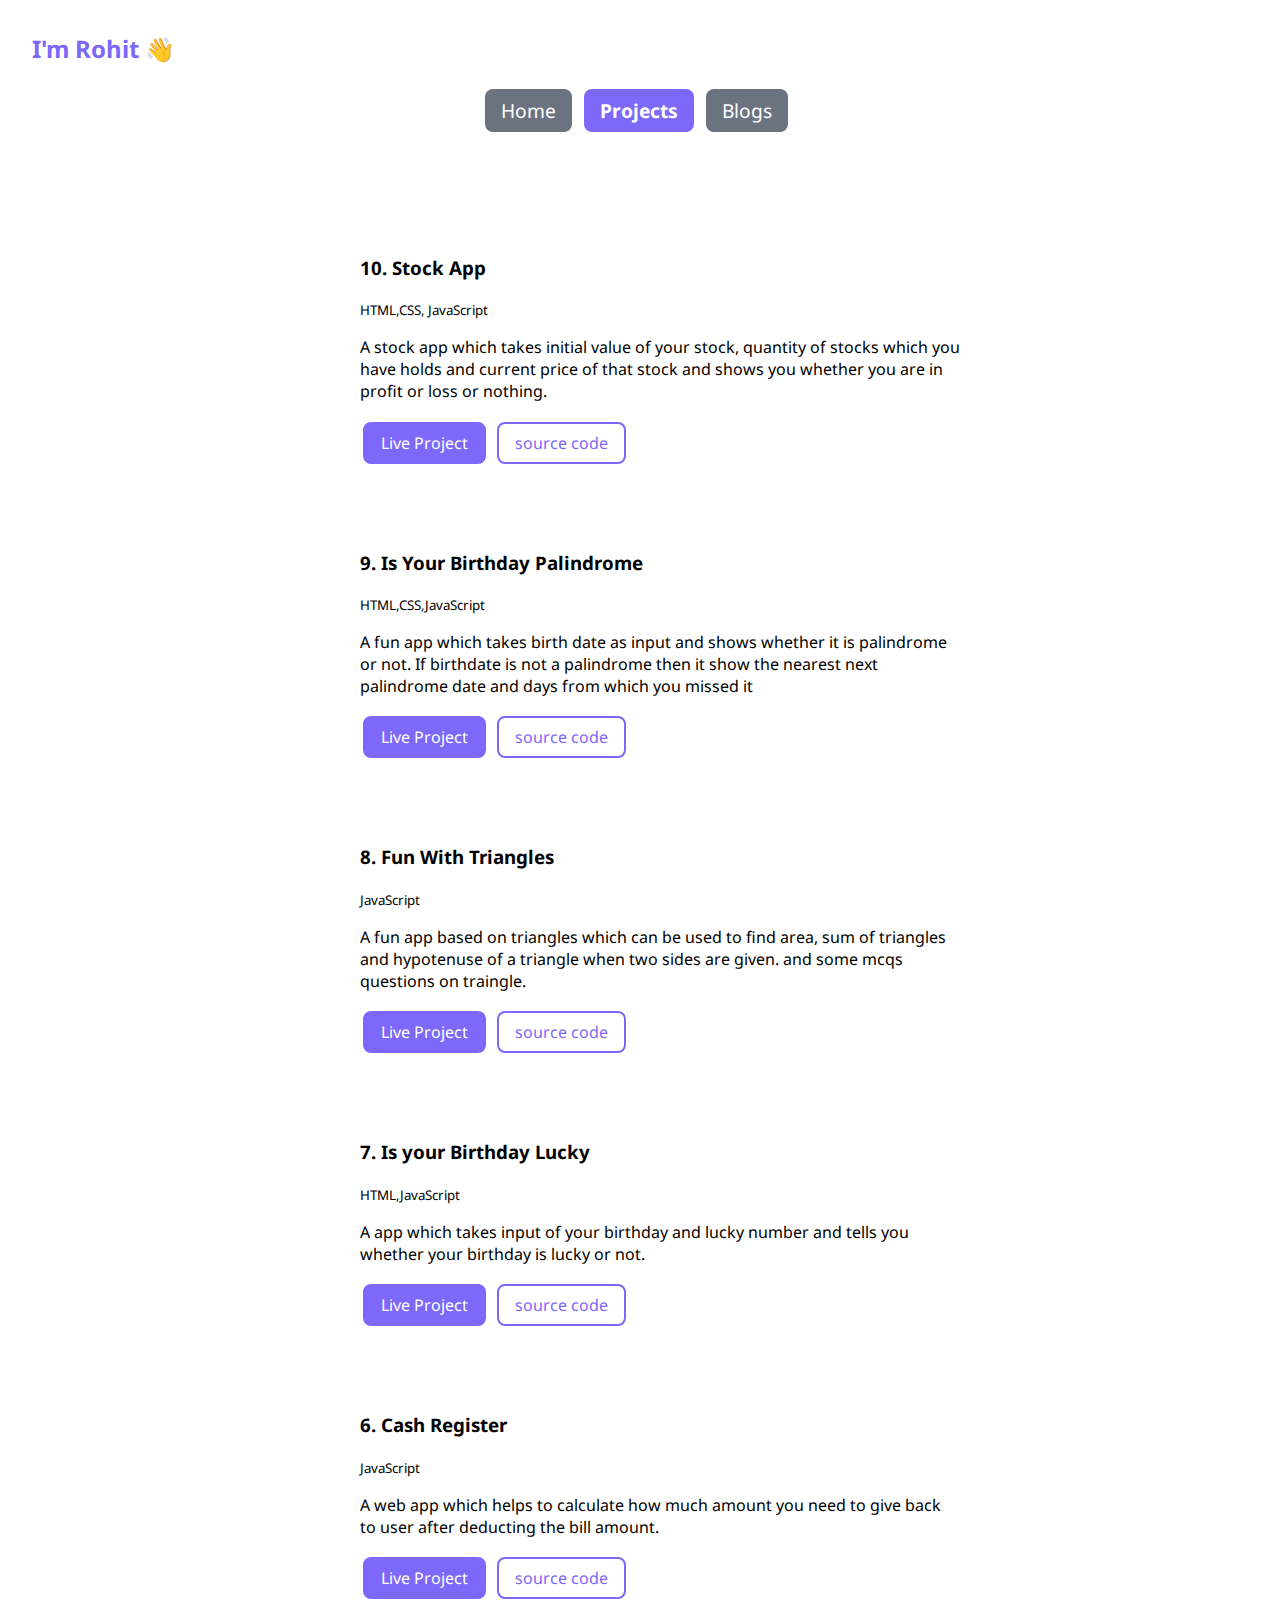
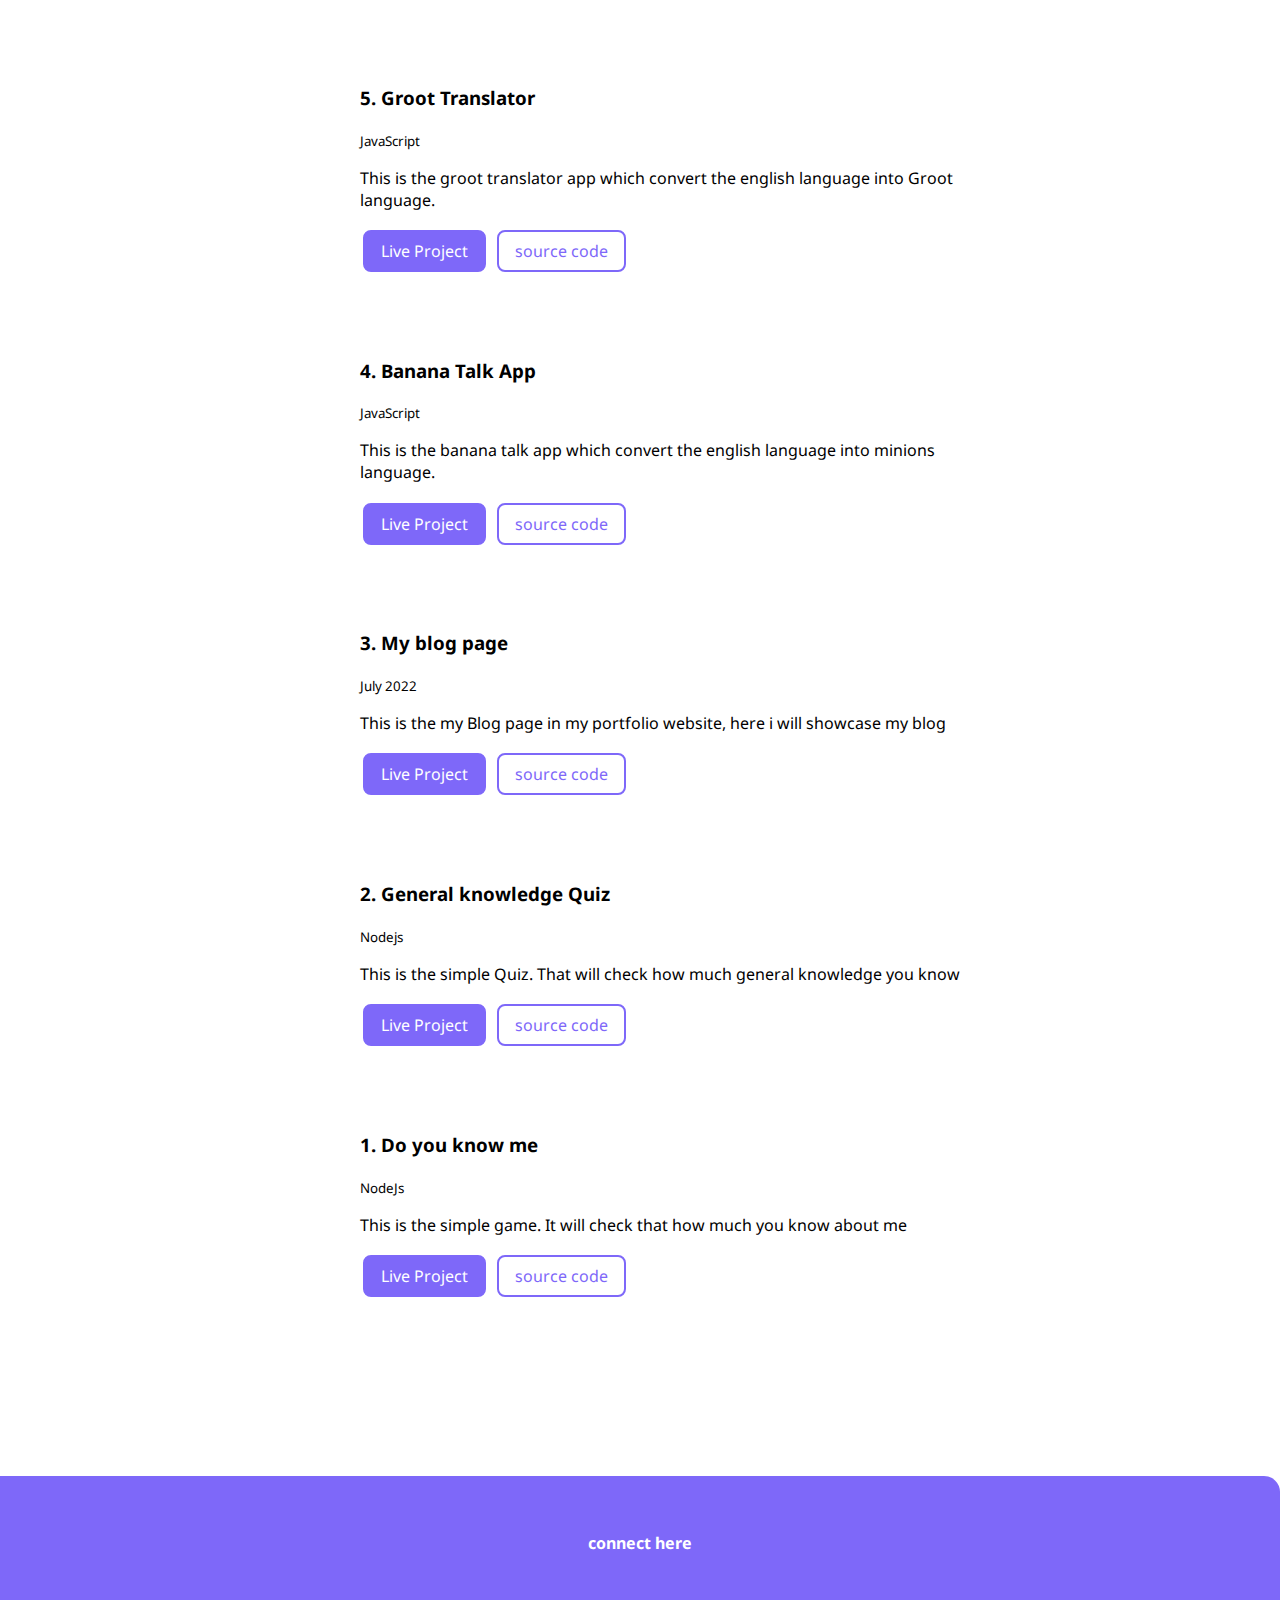
<file: JsWorld.html>
<!DOCTYPE html>
<html lang="en">

<head>
    <meta charset="UTF-8">
    <meta http-equiv="X-UA-Compatible" content="IE=edge">
    <meta name="viewport" content="width=device-width, initial-scale=1.0">
    <title>Project|Rohit Turkar</title>
    <link rel="stylesheet" href="style.css">
    <link rel="stylesheet" href="https://cdnjs.cloudflare.com/ajax/libs/font-awesome/6.2.0/css/all.min.css" integrity="sha512-xh6O/CkQoPOWDdYTDqeRdPCVd1SpvCA9XXcUnZS2FmJNp1coAFzvtCN9BmamE+4aHK8yyUHUSCcJHgXloTyT2A==" crossorigin="anonymous" referrerpolicy="no-referrer" />
</head>

<body>
    <nav class="navigation">
        <div class="brand-name">I'm Rohit 👋</div>
        <ul class="list-non-bullet nav-pills">
            <li class="list-item-inline"><a class="link" href="/">Home</a></li>
            <li class="list-item-inline"><a class="link link-active" href="/">Projects</a></li>
            <li class="list-item-inline"><a class="link" href="/">Blogs</a></li>
        </ul>
    </nav>
    
    <ul class="list-non-bullet">
        <li>
            <div class="container container-center project-container">
                <h3>10. Stock App</h3>
                <small>HTML,CSS, JavaScript</small>
                <p>A stock app which takes initial value of your stock, quantity of stocks which you have holds and current price of that stock and shows you whether you are in profit or loss or nothing.</p>
                <a class="links link-primary" href="https://stock-profit-loss-app.netlify.app/" target="_blank">Live Project</a>
                <a class="links link-secondary" href="https://github.com/rohitturkar/Stock-app" target="_blank">source code</a>
            </div>
        </li>
    
        <li>
            <div class="container container-center project-container ">
                <h3>9. Is Your Birthday Palindrome</h3>
                <small>HTML,CSS,JavaScript</small>
                <p>A fun app which takes birth date as input and shows whether it is palindrome or not. If birthdate is not a palindrome then it show the nearest next palindrome date and days from which you missed it</p>
                <a class="links link-primary" href="https://ispalindromeapp.netlify.app/" target="_blank">Live Project</a>
                <a class="links link-secondary" href="https://github.com/rohitturkar/Palindrome-birthday-app" target="_blank">source code</a>
            </div>
        </li>
        <li>
            <div class="container container-center project-container">
                <h3>8. Fun With Triangles</h3>
                <small>JavaScript</small>
                <p>A fun app based on triangles which can be used to find area, sum of triangles and hypotenuse of a triangle when two sides are given. and some mcqs questions on traingle.</p>
                <a class="links link-primary" href="https://fun-triangle-app-mark.netlify.app/" target="_blank">Live Project</a>
                <a class="links link-secondary" href="https://github.com/rohitturkar/FunWithTriangle" target="_blank">source code</a>
            </div>
        </li>
        <li>
            <div class="container container-center project-container">
                <h3>7. Is your Birthday Lucky</h3>
                <small>HTML,JavaScript</small>
                <p>A app which takes input of your birthday and lucky number and tells you whether your birthday is lucky or not.</p>
                <a class="links link-primary" href="https://yourbirthdayluckyapp.netlify.app/" target="_blank">Live Project</a>
                <a class="links link-secondary" href="https://github.com/rohitturkar/BirthdayLucky" target="_blank">source code</a>
            </div>
        </li>
        <li>
            <div class="container container-center project-container">
                <h3>6. Cash Register</h3>
                <small>JavaScript</small>
                <p>A web app which helps to calculate how much amount you need to give back to user after deducting the bill amount.</p>
                <a class="links link-primary" href="https://cash-register-app-mark.netlify.app/" target="_blank">Live Project</a>
                <a class="links link-secondary" href="https://github.com/rohitturkar/cash-register-app" target="_blank">source code</a>
            </div>
        </li>
        <li>
            <div class="container container-center project-container">
                <h3>5. Groot Translator</h3>
                <small>JavaScript</small>
                <p>This is the groot translator app which convert the english language into Groot language.</p>
                <a class="links link-primary" href="https://groot-translating-app.netlify.app/" target="_blank">Live Project</a>
                <a class="links link-secondary" href="https://github.com/rohitturkar/Groot-translator" target="_blank">source code</a>
            </div>
        </li>

        <li>
            <div class="container container-center project-container">
                <h3>4. Banana Talk App</h3>
                <small>JavaScript</small>
                <p>This is the banana talk app which convert the english language into minions language.</p>
                <a class="links link-primary" href="https://bananaaaa-talk.netlify.app/" target="_blank">Live Project</a>
                <a class="links link-secondary" href="https://github.com/rohitturkar/Banana-talk" target="_blank">source code</a>
            </div>
        </li>

        <li>
            <div class="container container-center project-container">
                <h3>3. My blog page </h3>
                <small>July 2022</small>
                <p>This is the my Blog page in my portfolio website, here i will showcase my blog</p>
                <a class="links link-primary" href="https://rohitturkar.netlify.app/blog.html" target="_blank">Live Project</a>
                <a class="links link-secondary" href="https://github.com/rohitturkar/rohitturkar-portfolio" target="_blank">source
                    code</a>
            </div>
        </li>
        <li>
            <div class="container container-center project-container">
                <h3>2. General knowledge Quiz</h3>
                <small>Nodejs</small>
                <p>This is the simple Quiz. That will check how much general knowledge you know</p>
                <a class="links link-primary"
                    href="https://replit.com/@Rohitturkar/Quiz-2-general-knowledge?embed=1&output=1s" target="_blank">Live Project</a>
                <a class="links link-secondary" href="https://github.com/rohitturkar/Quiz-2" target="_blank">source code</a>
            </div>
        </li>
        <li>
            <div class="container container-center project-container">
                <h3>1. Do you know me</h3>
                <small>NodeJs</small>
                <p>This is the simple game. It will check that how much you know about me</p>
                <a class="links link-primary"
                    href="https://replit.com/@Rohitturkar/doyouknowRohit?embed=1&output=1" target="_blank">Live Project</a>
                <a class="links link-secondary" href="https://github.com/rohitturkar/Quiz1_doYouKnowMe" target="_blank">source code</a>
            </div>
        </li>

    </ul>


    <!-- footer -->
    <footer class="footer">
        <h3 class="footer-header">connect here</h3>
        <ul class="list-non-bullet">
            <li class="list-item-inline"><a class="link" href="https://twitter.com/RohitTurkar02" target="_blank"><i class="fa-brands fa-twitter icon-fotter"></i></a></li>
            <li class="list-item-inline"><a class="link" href="https://www.linkedin.com/in/rohit-turkar-7aa27a203/" target="_blank"><i class="fa-brands fa-linkedin  icon-fotter "></i></a></li>
            <li class="list-item-inline"><a class="link" href="https://github.com/rohitturkar" target="_blank"><i class="fa-brands fa-github  icon-fotter"></i></a></li>
        </ul>
    </footer>

</body>

</html>
</file>
<file: style.css>
@import url('https://fonts.googleapis.com/css2?family=Montserrat:wght@400;600&family=Noto+Sans:wght@300;400&display=swap');


body {
    font-family: 'Montserrat', sans-serif;
    font-family: 'Noto Sans', sans-serif;
    margin: 0px;
    /* background-color: #6b7280; */

}

:root {
    --primary-color: #7e68f9;
    --dark-grey: #6b7280;
    --off-white: #f3f4f6;
}

/* container */
.container {
    padding: 0rem 1rem;

}

.container-center {
    display:block;
    max-width: 600px; 
    margin: auto;
}

.project-container {
    padding: 2rem;
}

/* links */
.links {
    display: inline-block;
    text-decoration: none;
    padding: 0.5rem 1rem;
    margin: 0.2rem;
}

.link-primary {
    display: inline-block;
    background-color: var(--primary-color);
    border-radius: 0.5rem;
    color: white;
    border: 2px solid var(--primary-color);
}

.link-secondary {
    display: inline-block;
    color: var(--primary-color);
    border-radius: 0.5rem;
    border: 2px solid var(--primary-color);
}

.link-resume{
    font-size: 1rem;
    margin-top:1.5rem;
}

/* lists */
#project_ul{
    margin-block-start: 0;
    padding-inline-start:1rem;
    padding-inline-end: 1rem;
}
.list-non-bullet {
    list-style: none;
}

.list-item-inline {
    display: inline;
    padding: 0rem 0.5rem; 
}

/* navigation */

.navigation {
    color: white;
    padding: 2rem;
    border-bottom-left-radius: 1rem;
}

.navigation .brand-name {
    font-weight: bold;
    font-size: 1.5rem;
    color: var(--primary-color)
}

.navigation .nav-pills {
    padding:1rem;
    text-align: center;
}

.navigation .link {
    color: white;
    text-decoration: none;
    padding: 0.5rem 1rem;
    font-size: 1.2rem;
    background-color: var(--dark-grey);
    border-radius: 0.5rem;  
}
.navigation ul li{
    padding-inline-start: 0px;
}

.navigation .link-active {
    font-weight: bold;
    background-color: var(--primary-color);
}

/* header */
.hero {
    padding: 1.2rem;
    margin-top: 1rem;
}

.hero .hero-image {
    max-width: 400px;
    width: 100%;
    display: block;
    margin: auto;

}

.hero .hero-image-1 {
    max-width: 300px;
    width: 100%;
    display: block;
    margin: auto;
    border-radius: 15rem;
    box-shadow: 2px 2px 7px 3px #888888;
}

.hero .hero-heading {
    display: block;
    text-align: center;
    color: var(--dark-grey);
    padding: 1rem;
    font-size: 1.5rem;
}


.fa-mug-saucer {
    color: rgb(227, 197, 50);
    font-size: 1.6rem;
    margin: 0 0.5rem;
}

.fa-laptop {
    color: rgb(99, 84, 184);
    font-size: 1.6rem;
    margin: 0 0.5rem;
}

.fa-html5 {
    color: rgb(196, 145, 49);
    font-size: 2.8rem;
    margin: 0 0.5rem;
}

.fa-css3 {
    color: rgb(49, 74, 196);
    font-size: 2.8rem;
    margin: 0 0.5rem;
}

.fa-square-js {
    color: rgb(231, 206, 21);
    font-size: 2.8rem;
    margin: 0 0.5rem;
}

.fa-react {
    color: rgb(21, 28, 231);
    font-size: 2.8rem;
}

.icon-fotter {
    font-size: 2rem;
    margin: 0.5rem;
}

.fa-js {
    color: rgb(189, 189, 3);
    font-size: 2rem;
}

.project-html-icon {
    color: rgb(234, 150, 23);
    font-size: 2rem;
}

.project-css-icon {
    color: rgb(23, 90, 234);
    font-size: 2rem;
}
.project-react-icon {
    color: rgb(23, 90, 234);
    font-size: 2rem;
}

/* section */

.section {
    padding: 2rem;
    margin: 1.2rem 1rem;
}

.section .container #span {
    display: flex;
    justify-content: center;
    /* align-items: center; */

}

.section img {
    display: block;
    max-width: 100%;

}

.ow {
    background-color: var(--off-white);
    border-radius: 2rem;
    box-shadow: 5px 3px 4px 0px #888888;
}



/* footer */
.footer {
    background-color: var(--primary-color);
    text-align: center;
    color: white;
    padding: 2.5rem 2rem;
    margin-top: 9rem;
    border-top-right-radius: 1rem;

}

.footer ul {
    padding: 0px;
    padding-inline-start: 0px
}

.footer-header {
    font-weight: bold;
    font-size: medium;
}

.footer .link {
    font-size: 1.2rem;
    text-decoration: none;
    color: white;
    padding: 0 rem 0.8rem;
}
</file>
